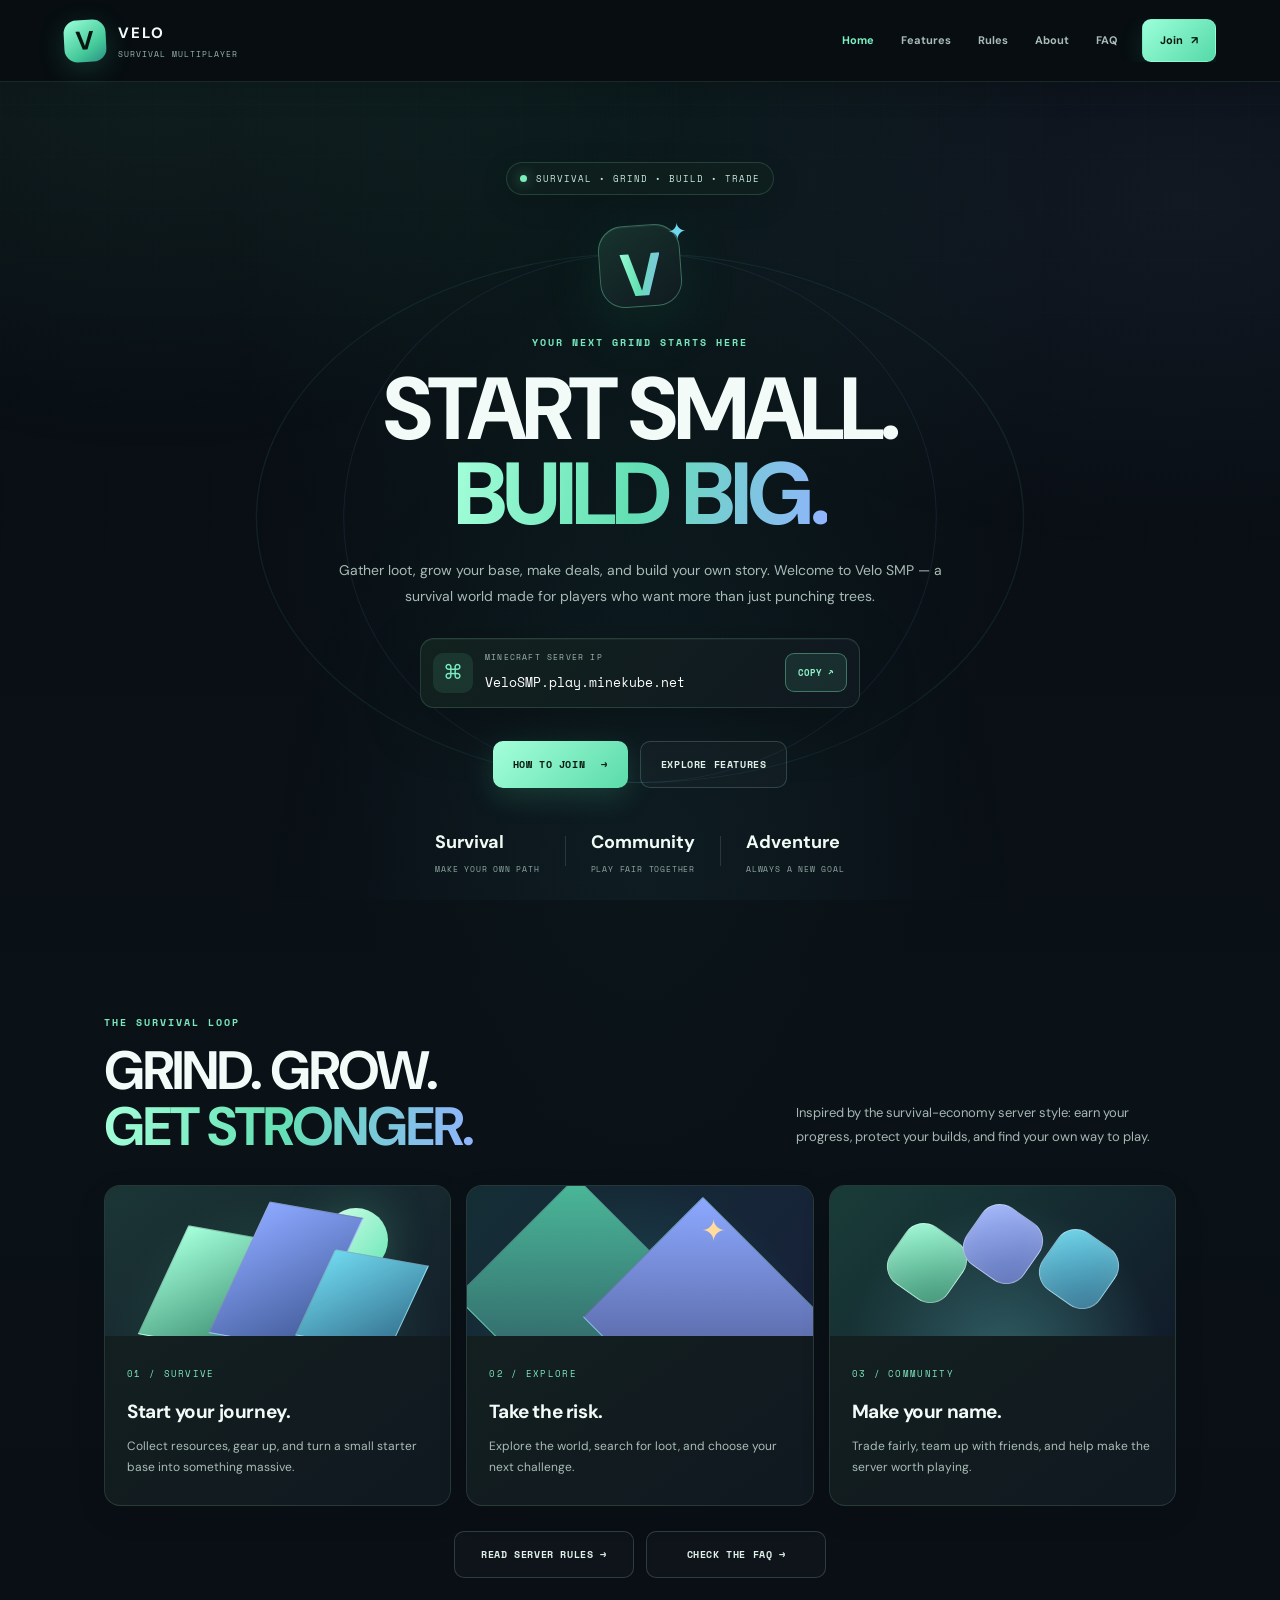
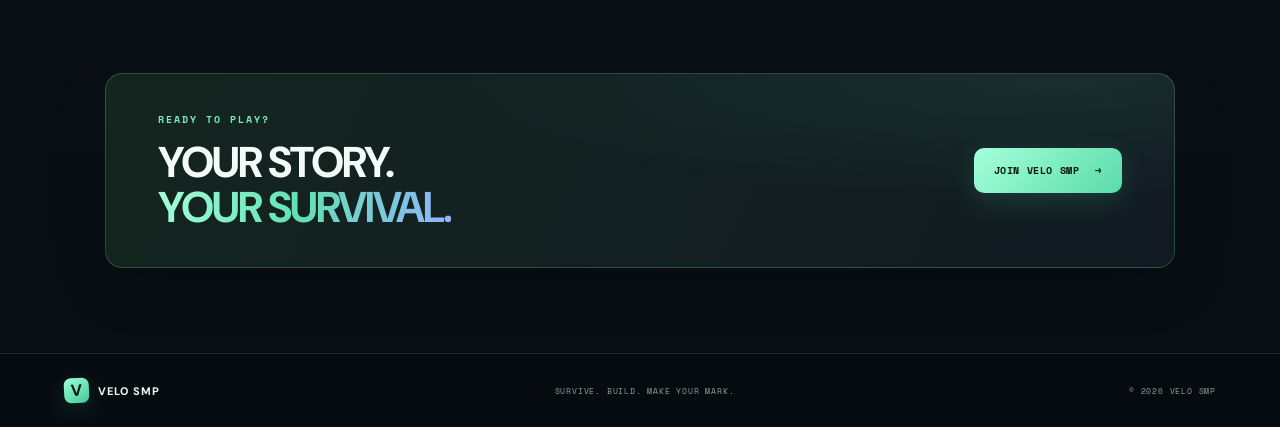
<file: index.html>
<!doctype html><html lang="en"><head><meta charset="UTF-8"><meta name="viewport" content="width=device-width,initial-scale=1"><meta name="theme-color" content="#0b0c12"><meta name="description" content="Explore Velo SMP, a Minecraft survival server inspired by survival economy communities."><title>VELO SMP — Survival Starts Here</title><link rel="icon" type="image/svg+xml" href="/favicon.svg?v=5"><link rel="stylesheet" href="/style.css"></head><body><div class="ambient"></div><div class="grid-overlay"></div><header class="site-header"><a class="brand" href="/" aria-label="Velo SMP home"><span class="brand-mark">V</span><span class="brand-name">VELO<span class="brand-sub">SURVIVAL MULTIPLAYER</span></span></a><nav aria-label="Main navigation"><a class="active" href="/">Home</a><a class="" href="/features">Features</a><a class="" href="/rules">Rules</a><a class="" href="/about">About</a><a class="" href="/faq">FAQ</a><a class="nav-join " href="/join">Join <span>↗</span></a></nav></header><main><section class="hero"><div class="hero-orbit orbit-one"></div><div class="hero-orbit orbit-two"></div><div class="server-pill"><span class="live-dot"></span> SURVIVAL • GRIND • BUILD • TRADE</div><div class="hero-emblem"><span>V</span><i class="emblem-spark">✦</i></div><p class="eyebrow">YOUR NEXT GRIND STARTS HERE</p><h1>START SMALL.<br><span>BUILD BIG.</span></h1><p class="hero-copy">Gather loot, grow your base, make deals, and build your own story. Welcome to Velo SMP — a survival world made for players who want more than just punching trees.</p><div class="server-address"><div class="address-icon">⌘</div><div class="address-text"><small>MINECRAFT SERVER IP</small><strong>VeloSMP.play.minekube.net</strong></div><button id="copy-ip">COPY ↗</button></div><p class="copy-note" id="copy-note" aria-live="polite"></p><div class="hero-actions"><a class="button primary" href="/join">HOW TO JOIN <span>→</span></a><a class="button ghost" href="/features">EXPLORE FEATURES</a></div><div class="hero-stats"><div><strong>Survival</strong><span>MAKE YOUR OWN PATH</span></div><i></i><div><strong>Community</strong><span>PLAY FAIR TOGETHER</span></div><i></i><div><strong>Adventure</strong><span>ALWAYS A NEW GOAL</span></div></div></section><section class="section-wrap"><div class="section-heading"><div><p class="eyebrow">THE SURVIVAL LOOP</p><h2>GRIND. GROW.<br><span>GET STRONGER.</span></h2></div><p>Inspired by the survival-economy server style: earn your progress, protect your builds, and find your own way to play.</p></div><div class="feature-grid"><article class="feature-card"><div class="card-art art-build"><span class="art-moon"></span><span class="block block-a"></span><span class="block block-b"></span><span class="block block-c"></span></div><div class="card-content"><span class="card-number">01 / SURVIVE</span><h3>Start your journey.</h3><p>Collect resources, gear up, and turn a small starter base into something massive.</p></div></article><article class="feature-card"><div class="card-art art-explore"><span class="mountain mountain-a"></span><span class="mountain mountain-b"></span><span class="art-star">✦</span></div><div class="card-content"><span class="card-number">02 / EXPLORE</span><h3>Take the risk.</h3><p>Explore the world, search for loot, and choose your next challenge.</p></div></article><article class="feature-card"><div class="card-art art-crew"><span class="crew-orb orb-a"></span><span class="crew-orb orb-b"></span><span class="crew-orb orb-c"></span></div><div class="card-content"><span class="card-number">03 / COMMUNITY</span><h3>Make your name.</h3><p>Trade fairly, team up with friends, and help make the server worth playing.</p></div></article></div><div class="page-links"><a class="button ghost" href="/rules">READ SERVER RULES →</a><a class="button ghost" href="/faq">CHECK THE FAQ →</a></div></section><section class="cta-band"><div><p class="eyebrow">READY TO PLAY?</p><h2>YOUR STORY.<br><span>YOUR SURVIVAL.</span></h2></div><a class="button primary" href="/join">JOIN VELO SMP <span>→</span></a></section></main><footer><a class="footer-brand" href="/"><span class="brand-mark mini">V</span> VELO SMP</a><span>SURVIVE. BUILD. MAKE YOUR MARK.</span><span>© 2026 VELO SMP</span></footer><script src="/script.js"></script></body></html>
</file>
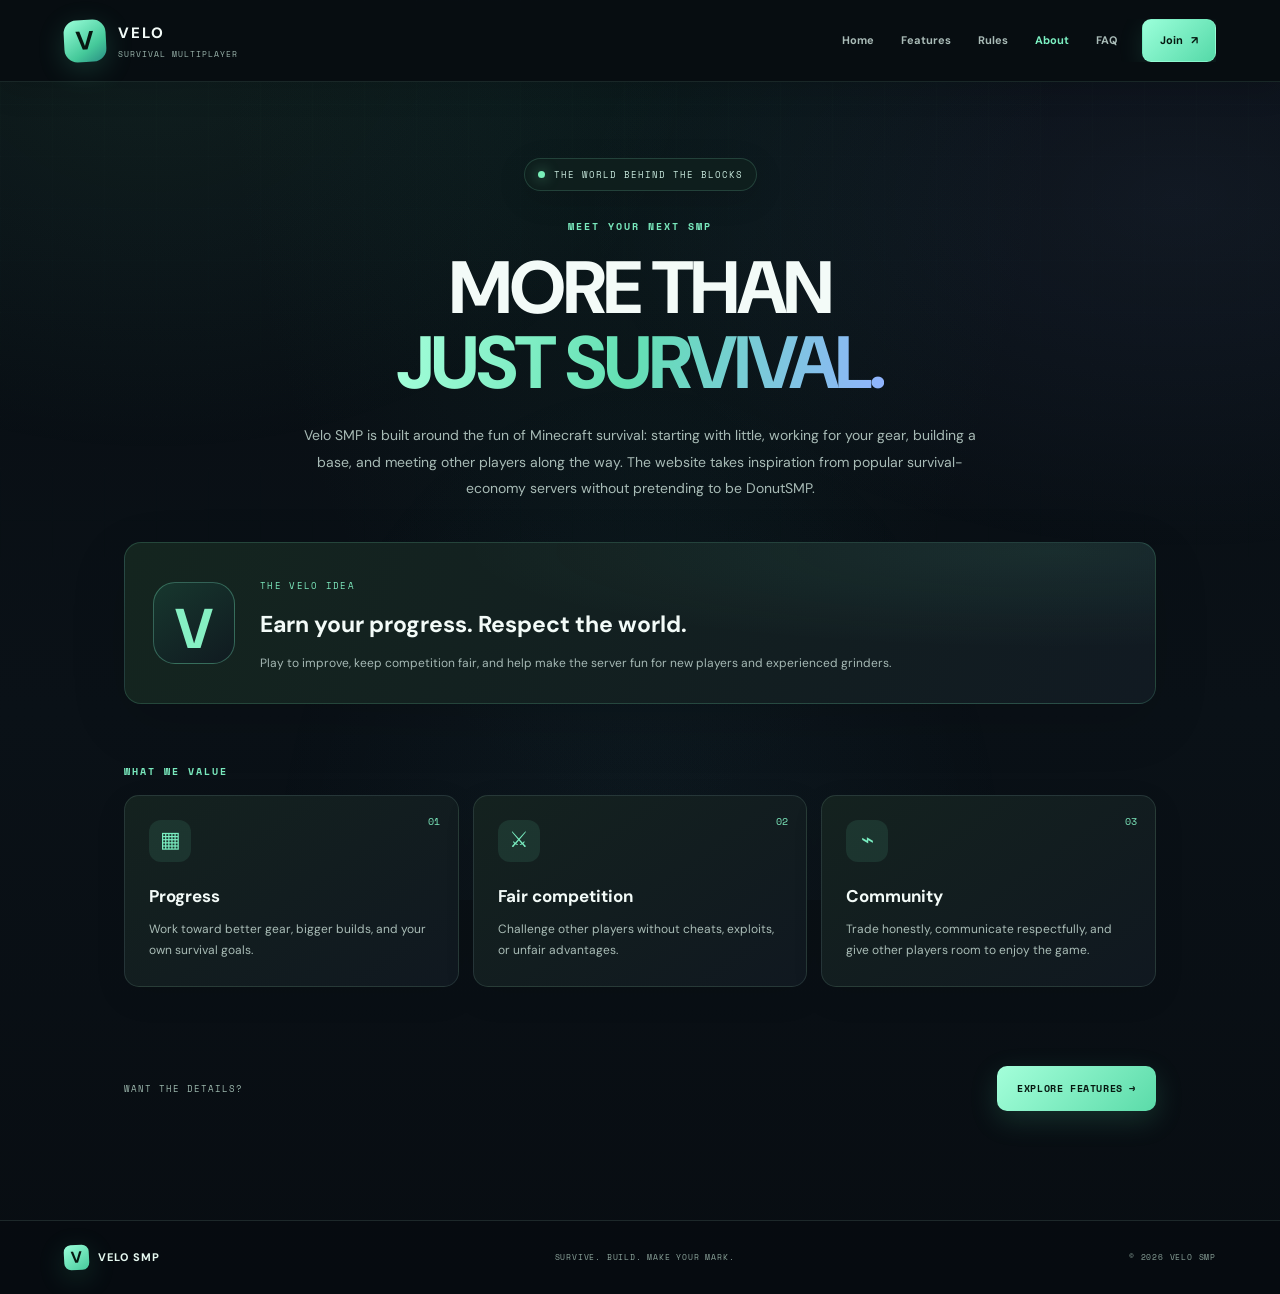
<file: about/index.html>
<!doctype html><html lang="en"><head><meta charset="UTF-8"><meta name="viewport" content="width=device-width,initial-scale=1"><meta name="theme-color" content="#0b0c12"><meta name="description" content="Learn what Velo SMP is all about."><title>About Velo SMP</title><link rel="icon" type="image/svg+xml" href="/favicon.svg?v=5"><link rel="stylesheet" href="/style.css"></head><body><div class="ambient"></div><div class="grid-overlay"></div><header class="site-header"><a class="brand" href="/" aria-label="Velo SMP home"><span class="brand-mark">V</span><span class="brand-name">VELO<span class="brand-sub">SURVIVAL MULTIPLAYER</span></span></a><nav aria-label="Main navigation"><a class="" href="/">Home</a><a class="" href="/features">Features</a><a class="" href="/rules">Rules</a><a class="active" href="/about">About</a><a class="" href="/faq">FAQ</a><a class="nav-join " href="/join">Join <span>↗</span></a></nav></header><main class="subpage"><div class="page-kicker"><span class="live-dot"></span> THE WORLD BEHIND THE BLOCKS</div><p class="eyebrow">MEET YOUR NEXT SMP</p><h1>MORE THAN<br><span>JUST SURVIVAL.</span></h1><p class="subpage-copy">Velo SMP is built around the fun of Minecraft survival: starting with little, working for your gear, building a base, and meeting other players along the way. The website takes inspiration from popular survival-economy servers without pretending to be DonutSMP.</p><div class="about-banner"><div class="banner-symbol">V</div><div><span class="card-number">THE VELO IDEA</span><h2>Earn your progress. Respect the world.</h2><p>Play to improve, keep competition fair, and help make the server fun for new players and experienced grinders.</p></div></div><p class="eyebrow left-eye">WHAT WE VALUE</p><div class="about-grid"><article class="info-card"><span class="info-num">01</span><div class="info-icon">▦</div><h2>Progress</h2><p>Work toward better gear, bigger builds, and your own survival goals.</p></article><article class="info-card"><span class="info-num">02</span><div class="info-icon">⚔</div><h2>Fair competition</h2><p>Challenge other players without cheats, exploits, or unfair advantages.</p></article><article class="info-card"><span class="info-num">03</span><div class="info-icon">⌁</div><h2>Community</h2><p>Trade honestly, communicate respectfully, and give other players room to enjoy the game.</p></article></div><div class="bottom-cta"><p>WANT THE DETAILS?</p><a class="button primary" href="/features">EXPLORE FEATURES →</a></div></main><footer><a class="footer-brand" href="/"><span class="brand-mark mini">V</span> VELO SMP</a><span>SURVIVE. BUILD. MAKE YOUR MARK.</span><span>© 2026 VELO SMP</span></footer><script src="/script.js"></script></body></html>
</file>
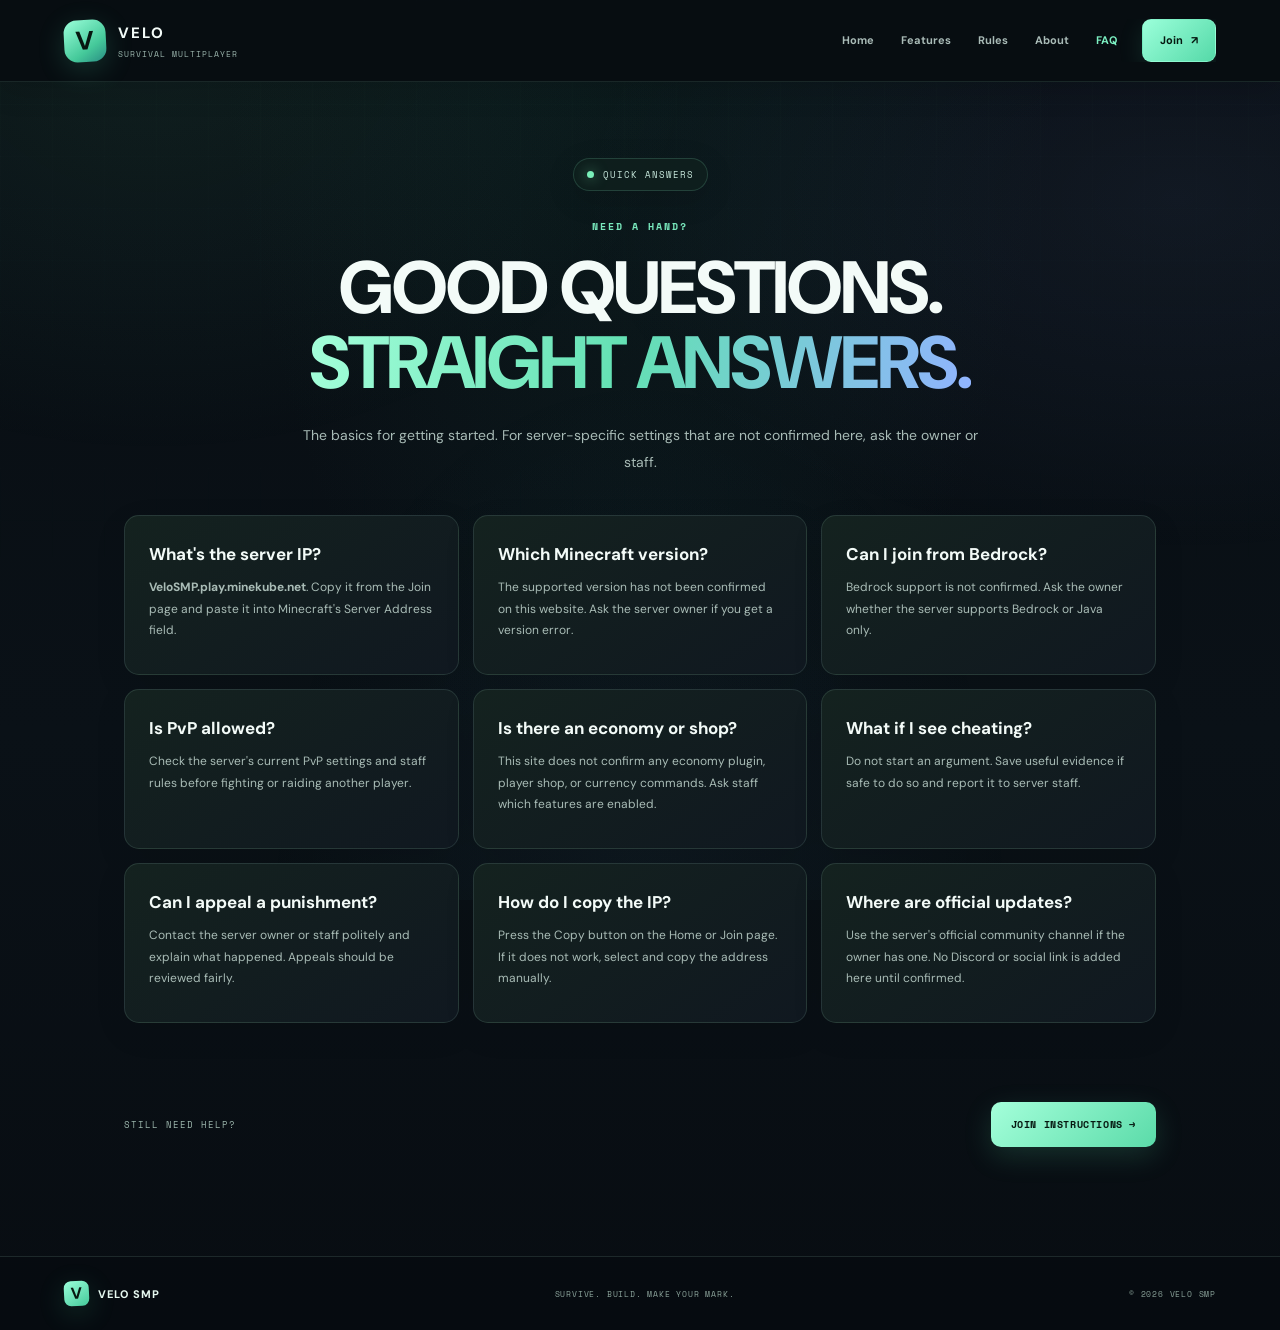
<file: faq/index.html>
<!doctype html><html lang="en"><head><meta charset="UTF-8"><meta name="viewport" content="width=device-width,initial-scale=1"><meta name="theme-color" content="#0b0c12"><meta name="description" content="Frequently asked questions about Velo SMP."><title>Velo SMP FAQ — Help</title><link rel="icon" type="image/svg+xml" href="/favicon.svg?v=5"><link rel="stylesheet" href="/style.css"></head><body><div class="ambient"></div><div class="grid-overlay"></div><header class="site-header"><a class="brand" href="/" aria-label="Velo SMP home"><span class="brand-mark">V</span><span class="brand-name">VELO<span class="brand-sub">SURVIVAL MULTIPLAYER</span></span></a><nav aria-label="Main navigation"><a class="" href="/">Home</a><a class="" href="/features">Features</a><a class="" href="/rules">Rules</a><a class="" href="/about">About</a><a class="active" href="/faq">FAQ</a><a class="nav-join " href="/join">Join <span>↗</span></a></nav></header><main class="subpage"><div class="page-kicker"><span class="live-dot"></span> QUICK ANSWERS</div><p class="eyebrow">NEED A HAND?</p><h1>GOOD QUESTIONS.<br><span>STRAIGHT ANSWERS.</span></h1><p class="subpage-copy">The basics for getting started. For server-specific settings that are not confirmed here, ask the owner or staff.</p><div class="faq-grid"><article class="faq-card"><h2>What's the server IP?</h2><p><b>VeloSMP.play.minekube.net</b>. Copy it from the Join page and paste it into Minecraft's Server Address field.</p></article><article class="faq-card"><h2>Which Minecraft version?</h2><p>The supported version has not been confirmed on this website. Ask the server owner if you get a version error.</p></article><article class="faq-card"><h2>Can I join from Bedrock?</h2><p>Bedrock support is not confirmed. Ask the owner whether the server supports Bedrock or Java only.</p></article><article class="faq-card"><h2>Is PvP allowed?</h2><p>Check the server's current PvP settings and staff rules before fighting or raiding another player.</p></article><article class="faq-card"><h2>Is there an economy or shop?</h2><p>This site does not confirm any economy plugin, player shop, or currency commands. Ask staff which features are enabled.</p></article><article class="faq-card"><h2>What if I see cheating?</h2><p>Do not start an argument. Save useful evidence if safe to do so and report it to server staff.</p></article><article class="faq-card"><h2>Can I appeal a punishment?</h2><p>Contact the server owner or staff politely and explain what happened. Appeals should be reviewed fairly.</p></article><article class="faq-card"><h2>How do I copy the IP?</h2><p>Press the Copy button on the Home or Join page. If it does not work, select and copy the address manually.</p></article><article class="faq-card"><h2>Where are official updates?</h2><p>Use the server's official community channel if the owner has one. No Discord or social link is added here until confirmed.</p></article></div><div class="bottom-cta"><p>STILL NEED HELP?</p><a class="button primary" href="/join">JOIN INSTRUCTIONS →</a></div></main><footer><a class="footer-brand" href="/"><span class="brand-mark mini">V</span> VELO SMP</a><span>SURVIVE. BUILD. MAKE YOUR MARK.</span><span>© 2026 VELO SMP</span></footer><script src="/script.js"></script></body></html>
</file>
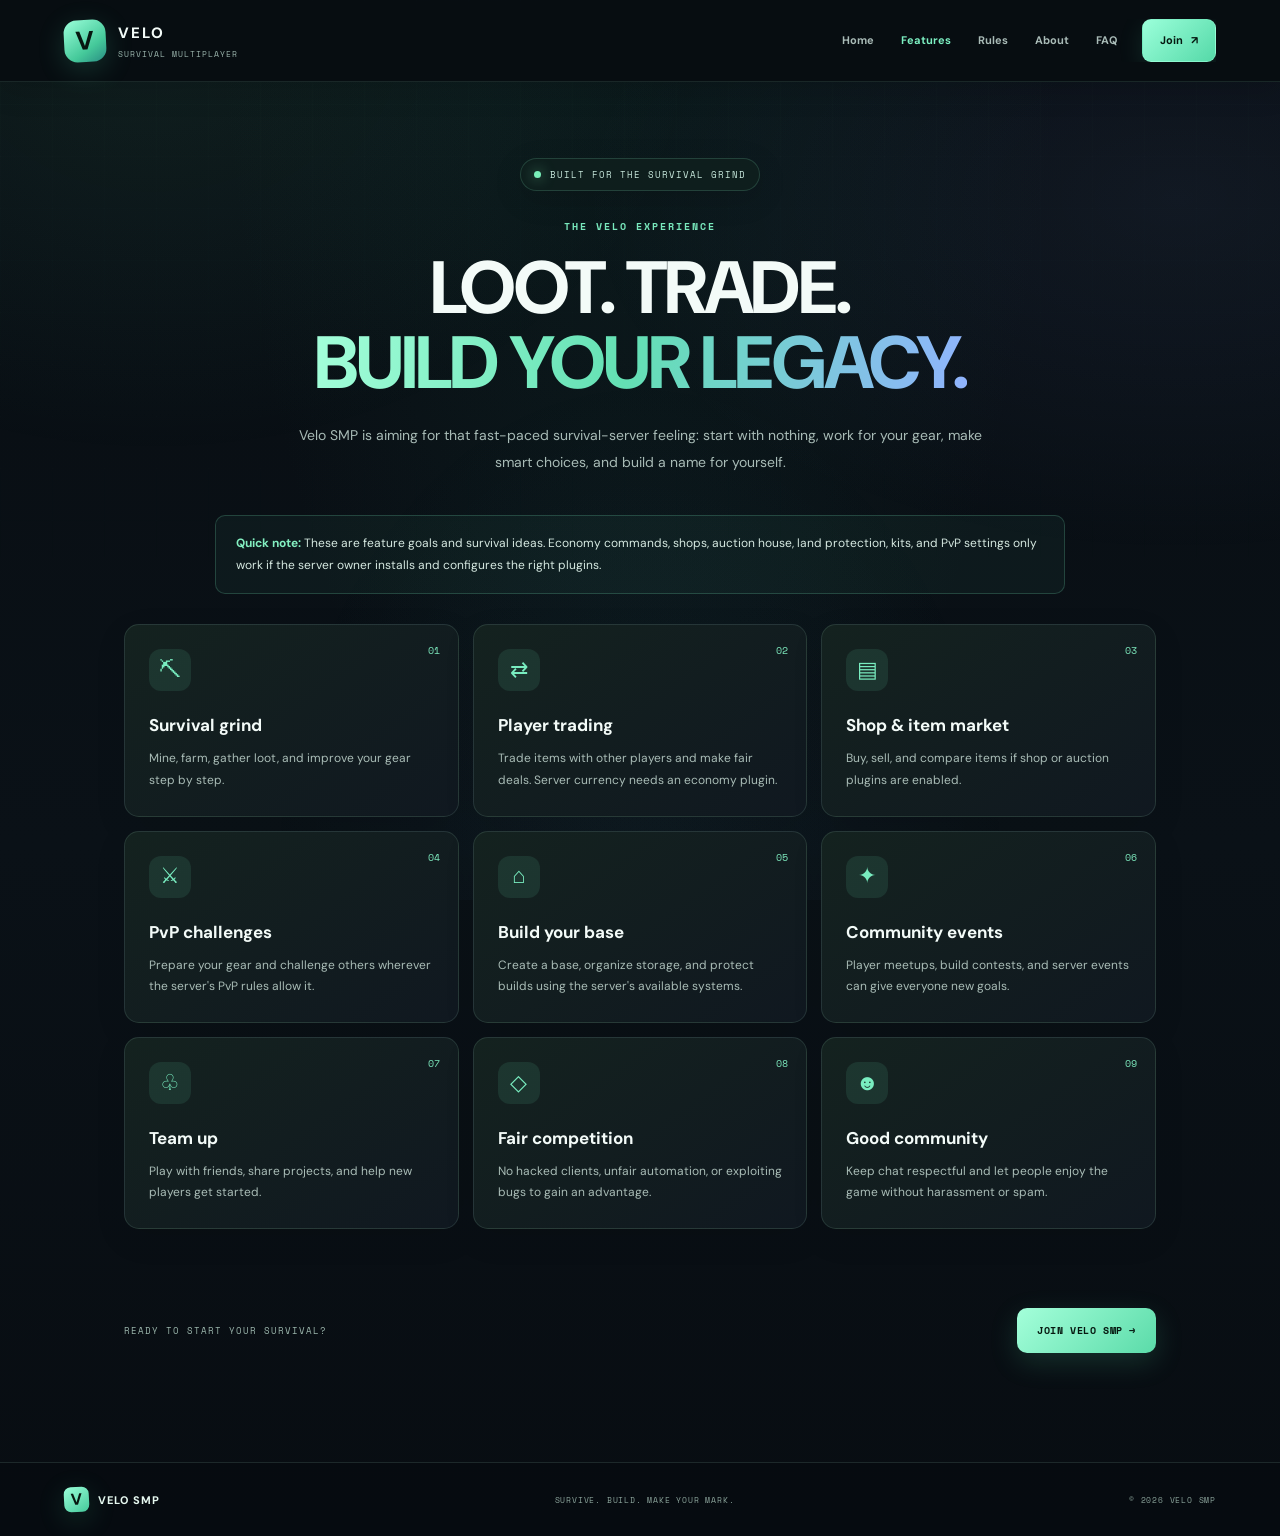
<file: features/index.html>
<!doctype html><html lang="en"><head><meta charset="UTF-8"><meta name="viewport" content="width=device-width,initial-scale=1"><meta name="theme-color" content="#0b0c12"><meta name="description" content="Velo SMP survival gameplay, trading, PvP and community features."><title>Velo SMP Features</title><link rel="icon" type="image/svg+xml" href="/favicon.svg?v=5"><link rel="stylesheet" href="/style.css"></head><body><div class="ambient"></div><div class="grid-overlay"></div><header class="site-header"><a class="brand" href="/" aria-label="Velo SMP home"><span class="brand-mark">V</span><span class="brand-name">VELO<span class="brand-sub">SURVIVAL MULTIPLAYER</span></span></a><nav aria-label="Main navigation"><a class="" href="/">Home</a><a class="active" href="/features">Features</a><a class="" href="/rules">Rules</a><a class="" href="/about">About</a><a class="" href="/faq">FAQ</a><a class="nav-join " href="/join">Join <span>↗</span></a></nav></header><main class="subpage"><div class="page-kicker"><span class="live-dot"></span> BUILT FOR THE SURVIVAL GRIND</div><p class="eyebrow">THE VELO EXPERIENCE</p><h1>LOOT. TRADE.<br><span>BUILD YOUR LEGACY.</span></h1><p class="subpage-copy">Velo SMP is aiming for that fast-paced survival-server feeling: start with nothing, work for your gear, make smart choices, and build a name for yourself.</p><div class="notice"><b>Quick note:</b> These are feature goals and survival ideas. Economy commands, shops, auction house, land protection, kits, and PvP settings only work if the server owner installs and configures the right plugins.</div><div class="about-grid"><article class="info-card"><span class="info-num">01</span><div class="info-icon">⛏</div><h2>Survival grind</h2><p>Mine, farm, gather loot, and improve your gear step by step.</p></article><article class="info-card"><span class="info-num">02</span><div class="info-icon">⇄</div><h2>Player trading</h2><p>Trade items with other players and make fair deals. Server currency needs an economy plugin.</p></article><article class="info-card"><span class="info-num">03</span><div class="info-icon">▤</div><h2>Shop & item market</h2><p>Buy, sell, and compare items if shop or auction plugins are enabled.</p></article><article class="info-card"><span class="info-num">04</span><div class="info-icon">⚔</div><h2>PvP challenges</h2><p>Prepare your gear and challenge others wherever the server's PvP rules allow it.</p></article><article class="info-card"><span class="info-num">05</span><div class="info-icon">⌂</div><h2>Build your base</h2><p>Create a base, organize storage, and protect builds using the server's available systems.</p></article><article class="info-card"><span class="info-num">06</span><div class="info-icon">✦</div><h2>Community events</h2><p>Player meetups, build contests, and server events can give everyone new goals.</p></article><article class="info-card"><span class="info-num">07</span><div class="info-icon">♧</div><h2>Team up</h2><p>Play with friends, share projects, and help new players get started.</p></article><article class="info-card"><span class="info-num">08</span><div class="info-icon">◇</div><h2>Fair competition</h2><p>No hacked clients, unfair automation, or exploiting bugs to gain an advantage.</p></article><article class="info-card"><span class="info-num">09</span><div class="info-icon">☻</div><h2>Good community</h2><p>Keep chat respectful and let people enjoy the game without harassment or spam.</p></article></div><div class="bottom-cta"><p>READY TO START YOUR SURVIVAL?</p><a class="button primary" href="/join">JOIN VELO SMP →</a></div></main><footer><a class="footer-brand" href="/"><span class="brand-mark mini">V</span> VELO SMP</a><span>SURVIVE. BUILD. MAKE YOUR MARK.</span><span>© 2026 VELO SMP</span></footer><script src="/script.js"></script></body></html>
</file>
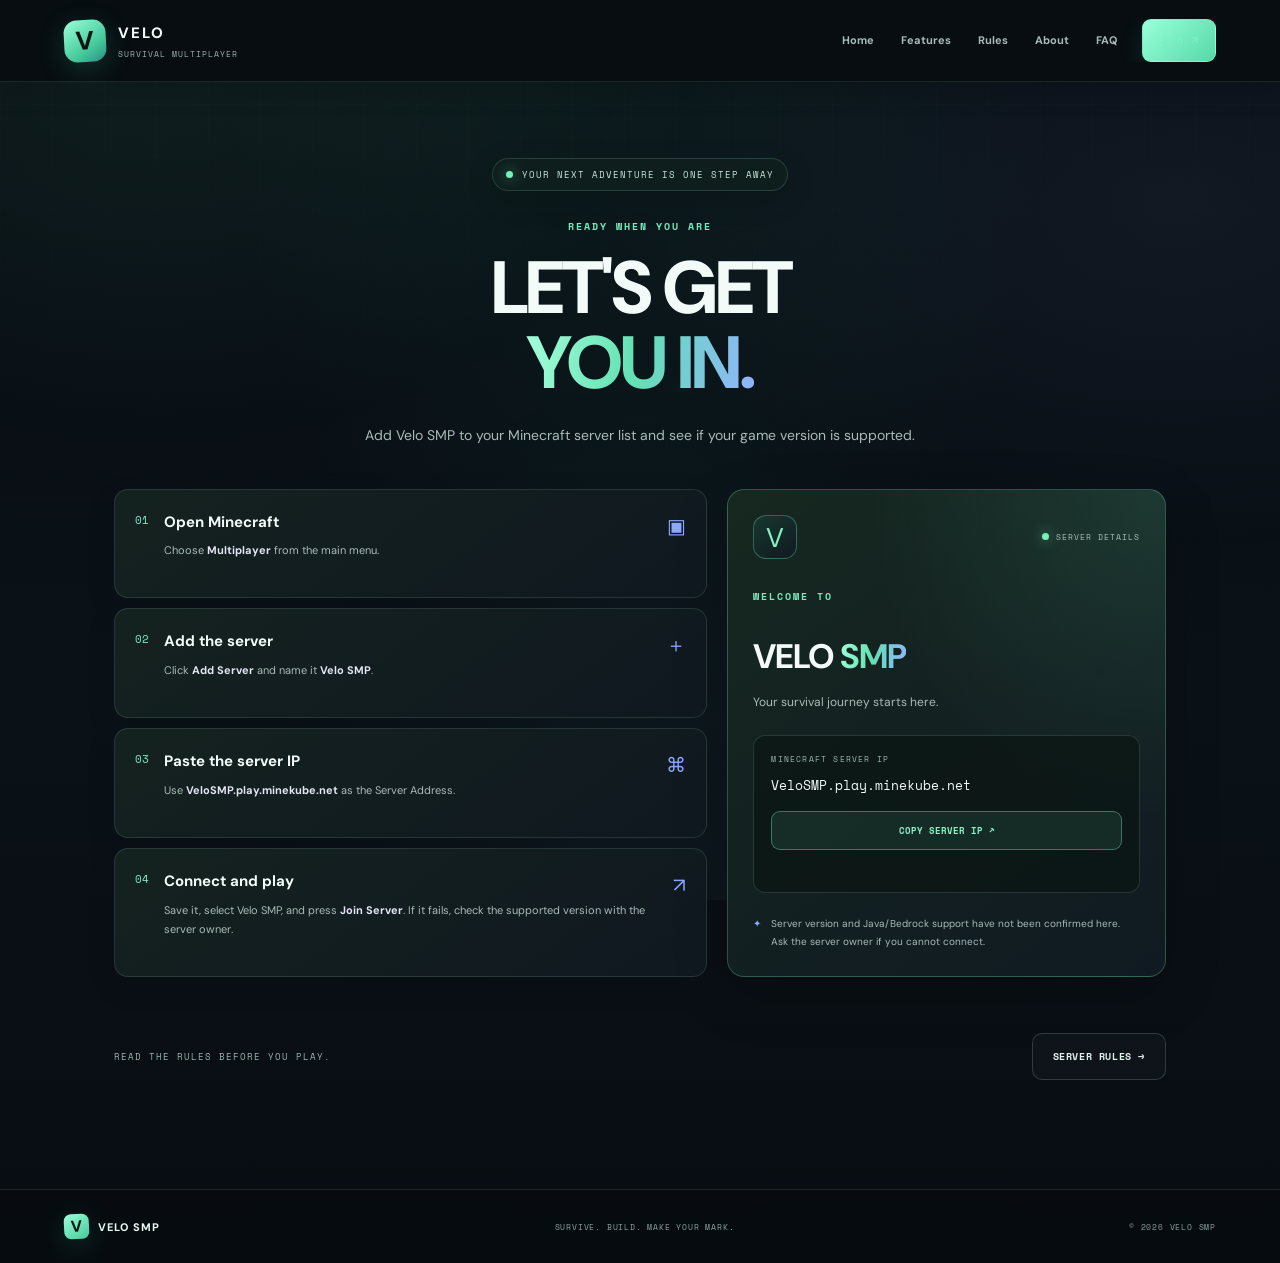
<file: join/index.html>
<!doctype html><html lang="en"><head><meta charset="UTF-8"><meta name="viewport" content="width=device-width,initial-scale=1"><meta name="theme-color" content="#0b0c12"><meta name="description" content="How to join Velo SMP in Minecraft."><title>Join Velo SMP — Start Playing</title><link rel="icon" type="image/svg+xml" href="/favicon.svg?v=5"><link rel="stylesheet" href="/style.css"></head><body><div class="ambient"></div><div class="grid-overlay"></div><header class="site-header"><a class="brand" href="/" aria-label="Velo SMP home"><span class="brand-mark">V</span><span class="brand-name">VELO<span class="brand-sub">SURVIVAL MULTIPLAYER</span></span></a><nav aria-label="Main navigation"><a class="" href="/">Home</a><a class="" href="/features">Features</a><a class="" href="/rules">Rules</a><a class="" href="/about">About</a><a class="" href="/faq">FAQ</a><a class="nav-join active" href="/join">Join <span>↗</span></a></nav></header><main class="subpage join-page"><div class="page-kicker"><span class="live-dot"></span> YOUR NEXT ADVENTURE IS ONE STEP AWAY</div><p class="eyebrow">READY WHEN YOU ARE</p><h1>LET'S GET<br><span>YOU IN.</span></h1><p class="subpage-copy">Add Velo SMP to your Minecraft server list and see if your game version is supported.</p><section class="join-layout"><div class="join-steps"><article class="join-step"><span class="step-no">01</span><div><h2>Open Minecraft</h2><p>Choose <b>Multiplayer</b> from the main menu.</p></div><span class="step-symbol">▣</span></article><article class="join-step"><span class="step-no">02</span><div><h2>Add the server</h2><p>Click <b>Add Server</b> and name it <b>Velo SMP</b>.</p></div><span class="step-symbol">＋</span></article><article class="join-step"><span class="step-no">03</span><div><h2>Paste the server IP</h2><p>Use <b>VeloSMP.play.minekube.net</b> as the Server Address.</p></div><span class="step-symbol">⌘</span></article><article class="join-step"><span class="step-no">04</span><div><h2>Connect and play</h2><p>Save it, select Velo SMP, and press <b>Join Server</b>. If it fails, check the supported version with the server owner.</p></div><span class="step-symbol">↗</span></article></div><aside class="connect-card"><div class="connect-top"><span class="connect-icon">V</span><span class="connect-label"><i class="live-dot"></i> SERVER DETAILS</span></div><p class="eyebrow left-eye">WELCOME TO</p><h2>VELO <span>SMP</span></h2><p class="connect-desc">Your survival journey starts here.</p><div class="ip-box"><small>MINECRAFT SERVER IP</small><strong>VeloSMP.play.minekube.net</strong><button id="copy-ip">COPY SERVER IP ↗</button><p id="copy-note" class="copy-note" aria-live="polite"></p></div><div class="connect-note"><span>✦</span><p>Server version and Java/Bedrock support have not been confirmed here. Ask the server owner if you cannot connect.</p></div></aside></section><div class="bottom-cta"><p>READ THE RULES BEFORE YOU PLAY.</p><a class="button ghost" href="/rules">SERVER RULES →</a></div></main><footer><a class="footer-brand" href="/"><span class="brand-mark mini">V</span> VELO SMP</a><span>SURVIVE. BUILD. MAKE YOUR MARK.</span><span>© 2026 VELO SMP</span></footer><script src="/script.js"></script></body></html>
</file>
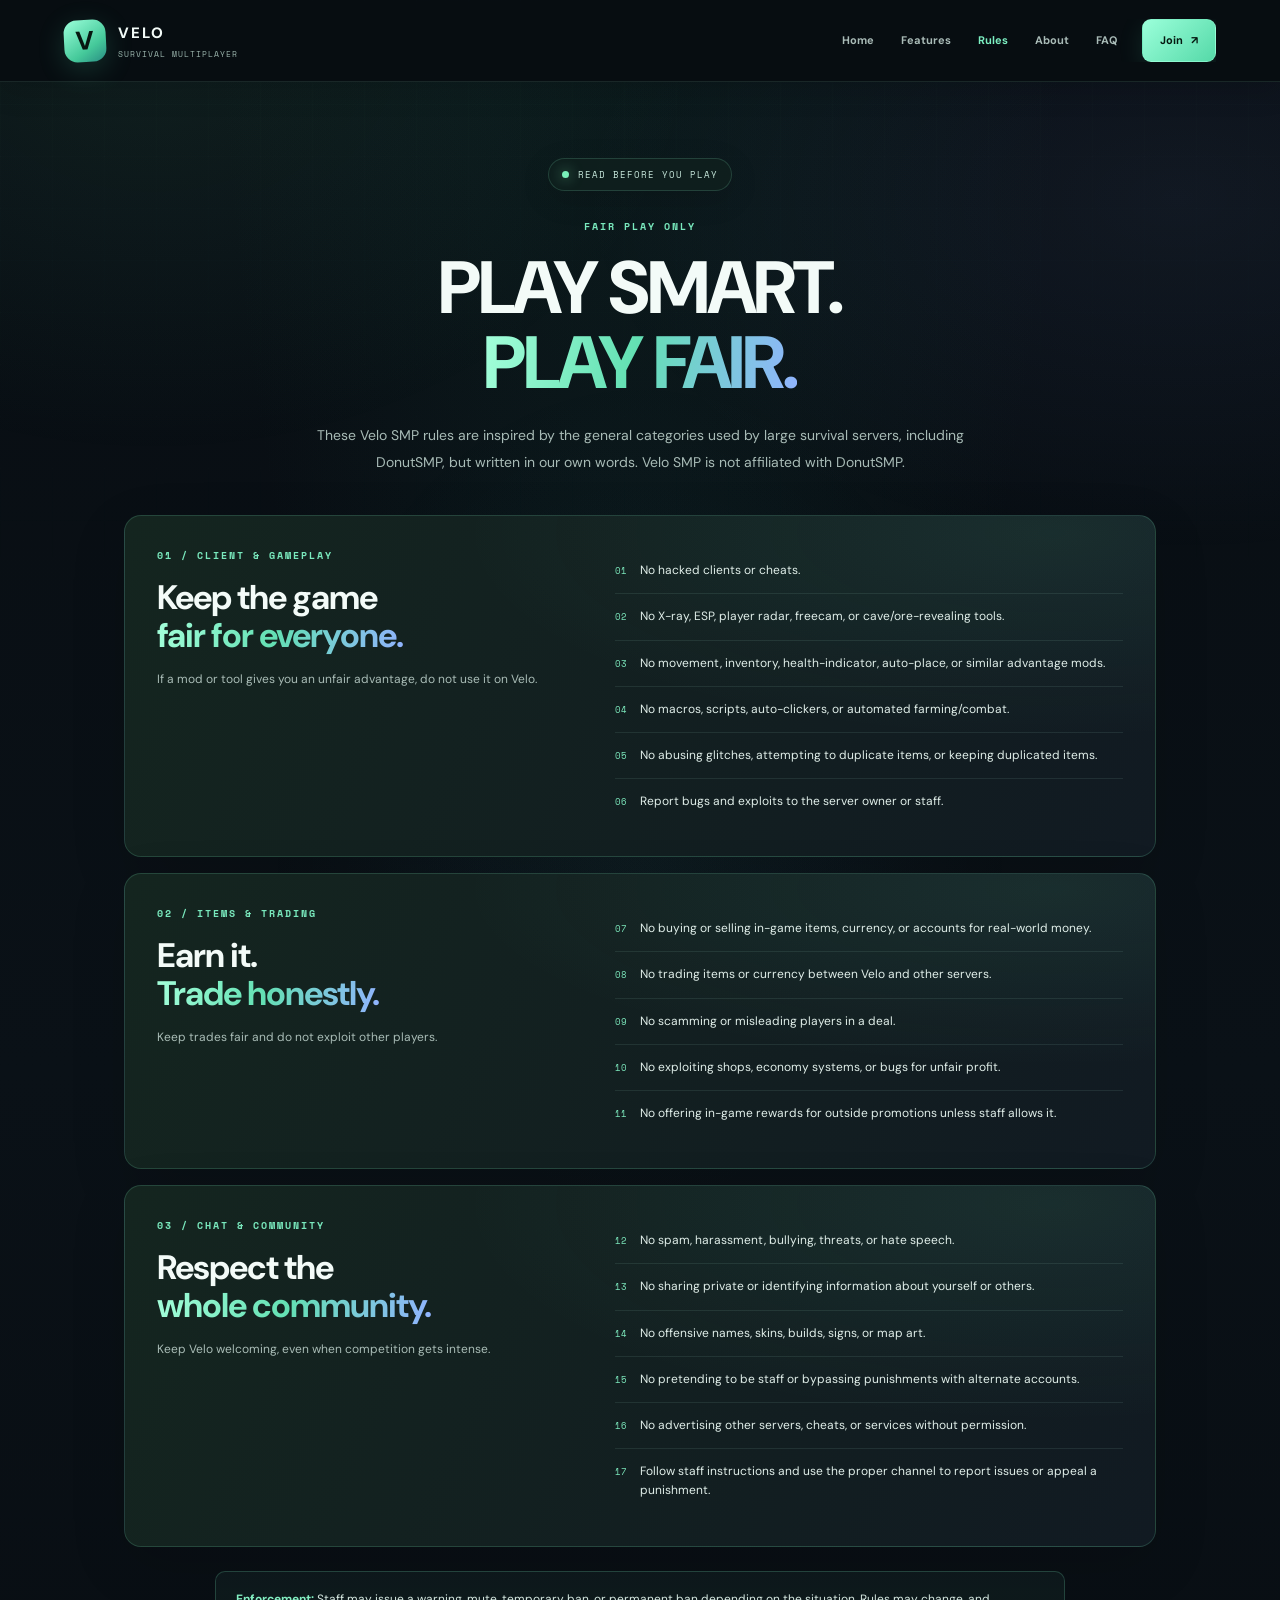
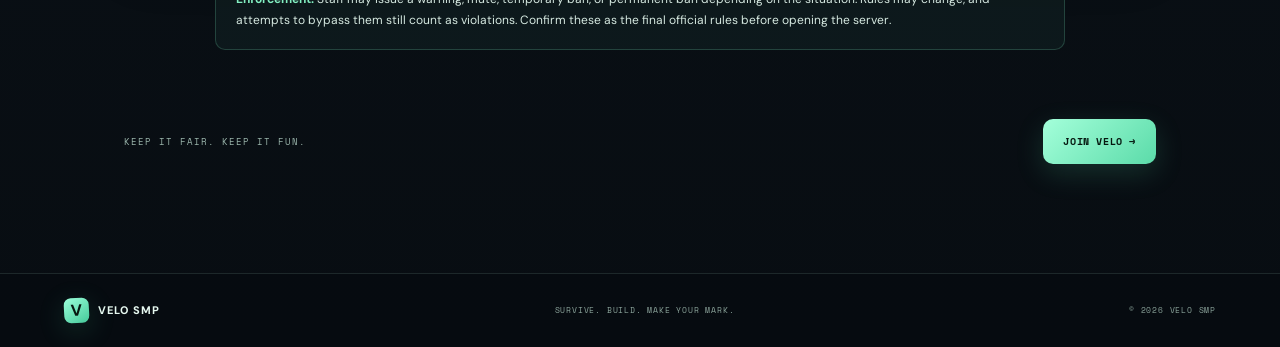
<file: rules/index.html>
<!doctype html><html lang="en"><head><meta charset="UTF-8"><meta name="viewport" content="width=device-width,initial-scale=1"><meta name="theme-color" content="#0b0c12"><meta name="description" content="Read the Velo SMP gameplay and community rules."><title>Velo SMP Rules</title><link rel="icon" type="image/svg+xml" href="/favicon.svg?v=5"><link rel="stylesheet" href="/style.css"></head><body><div class="ambient"></div><div class="grid-overlay"></div><header class="site-header"><a class="brand" href="/" aria-label="Velo SMP home"><span class="brand-mark">V</span><span class="brand-name">VELO<span class="brand-sub">SURVIVAL MULTIPLAYER</span></span></a><nav aria-label="Main navigation"><a class="" href="/">Home</a><a class="" href="/features">Features</a><a class="active" href="/rules">Rules</a><a class="" href="/about">About</a><a class="" href="/faq">FAQ</a><a class="nav-join " href="/join">Join <span>↗</span></a></nav></header><main class="subpage"><div class="page-kicker"><span class="live-dot"></span> READ BEFORE YOU PLAY</div><p class="eyebrow">FAIR PLAY ONLY</p><h1>PLAY SMART.<br><span>PLAY FAIR.</span></h1><p class="subpage-copy">These Velo SMP rules are inspired by the general categories used by large survival servers, including DonutSMP, but written in our own words. Velo SMP is not affiliated with DonutSMP.</p><div class="rules-panel"><div><p class="eyebrow left-eye">01 / CLIENT & GAMEPLAY</p><h2>Keep the game<br><span>fair for everyone.</span></h2><p class="rules-intro">If a mod or tool gives you an unfair advantage, do not use it on Velo.</p></div><ul><li><span>01</span>No hacked clients or cheats.</li><li><span>02</span>No X-ray, ESP, player radar, freecam, or cave/ore-revealing tools.</li><li><span>03</span>No movement, inventory, health-indicator, auto-place, or similar advantage mods.</li><li><span>04</span>No macros, scripts, auto-clickers, or automated farming/combat.</li><li><span>05</span>No abusing glitches, attempting to duplicate items, or keeping duplicated items.</li><li><span>06</span>Report bugs and exploits to the server owner or staff.</li></ul></div><div class="rules-panel" style="margin-top:16px"><div><p class="eyebrow left-eye">02 / ITEMS & TRADING</p><h2>Earn it.<br><span>Trade honestly.</span></h2><p class="rules-intro">Keep trades fair and do not exploit other players.</p></div><ul><li><span>07</span>No buying or selling in-game items, currency, or accounts for real-world money.</li><li><span>08</span>No trading items or currency between Velo and other servers.</li><li><span>09</span>No scamming or misleading players in a deal.</li><li><span>10</span>No exploiting shops, economy systems, or bugs for unfair profit.</li><li><span>11</span>No offering in-game rewards for outside promotions unless staff allows it.</li></ul></div><div class="rules-panel" style="margin-top:16px"><div><p class="eyebrow left-eye">03 / CHAT & COMMUNITY</p><h2>Respect the<br><span>whole community.</span></h2><p class="rules-intro">Keep Velo welcoming, even when competition gets intense.</p></div><ul><li><span>12</span>No spam, harassment, bullying, threats, or hate speech.</li><li><span>13</span>No sharing private or identifying information about yourself or others.</li><li><span>14</span>No offensive names, skins, builds, signs, or map art.</li><li><span>15</span>No pretending to be staff or bypassing punishments with alternate accounts.</li><li><span>16</span>No advertising other servers, cheats, or services without permission.</li><li><span>17</span>Follow staff instructions and use the proper channel to report issues or appeal a punishment.</li></ul></div><div class="notice" style="margin-top:24px"><b>Enforcement:</b> Staff may issue a warning, mute, temporary ban, or permanent ban depending on the situation. Rules may change, and attempts to bypass them still count as violations. Confirm these as the final official rules before opening the server.</div><div class="bottom-cta"><p>KEEP IT FAIR. KEEP IT FUN.</p><a class="button primary" href="/join">JOIN VELO →</a></div></main><footer><a class="footer-brand" href="/"><span class="brand-mark mini">V</span> VELO SMP</a><span>SURVIVE. BUILD. MAKE YOUR MARK.</span><span>© 2026 VELO SMP</span></footer><script src="/script.js"></script></body></html>
</file>
<file: style.css>
@import url('https://fonts.googleapis.com/css2?family=DM+Sans:wght@400;500;600;700;800&family=Space+Mono:wght@400;700&display=swap');
:root{--bg:#0b0c12;--panel:#13151f;--panel2:#191c28;--ink:#f5f5f7;--muted:#a4a7b5;--line:#ffffff17;--orange:#ff9c45;--purple:#a78bfa;--blue:#71c8ff;--green:#8fe3b0}*{box-sizing:border-box;margin:0;padding:0}html{scroll-behavior:smooth}body{min-height:100vh;background:var(--bg);color:var(--ink);font-family:'DM Sans',Arial,sans-serif;overflow-x:hidden}a{color:inherit;text-decoration:none}.ambient{position:fixed;inset:0;z-index:-2;pointer-events:none;background:radial-gradient(ellipse at 15% 0%,#ff9c4513,transparent 35%),radial-gradient(ellipse at 90% 25%,#a78bfa17,transparent 36%),radial-gradient(ellipse at 50% 100%,#71c8ff0b,transparent 40%)}.grid-overlay{position:fixed;inset:0;z-index:-1;pointer-events:none;background-image:linear-gradient(#ffffff08 1px,transparent 1px),linear-gradient(90deg,#ffffff08 1px,transparent 1px);background-size:44px 44px;mask-image:linear-gradient(to bottom,#000,transparent 90%)}.site-header{position:sticky;top:0;z-index:10;min-height:76px;padding:13px clamp(16px,5vw,70px);display:flex;align-items:center;justify-content:space-between;gap:22px;border-bottom:1px solid var(--line);background:#0b0c12eF;backdrop-filter:blur(18px)}.brand{display:flex;align-items:center;gap:10px;flex-shrink:0}.brand-mark{width:42px;height:42px;display:grid;place-items:center;border-radius:12px;background:linear-gradient(140deg,var(--orange),#e66e39 55%,var(--purple));color:#171018;font-size:26px;font-weight:800;box-shadow:0 5px 25px #ff9c4526;transform:rotate(-3deg)}.brand-name{font-size:15px;font-weight:800;letter-spacing:1.8px}.brand-sub{display:block;margin-top:3px;font:8px 'Space Mono',monospace;letter-spacing:1px;color:var(--muted)}.site-header nav{display:flex;align-items:center;gap:clamp(10px,1.8vw,24px);overflow-x:auto;scrollbar-width:none}.site-header nav a{white-space:nowrap;font-size:11px;font-weight:700;color:#b8bac7;transition:color .2s}.site-header nav a:hover,.site-header nav a.active{color:var(--orange)}.site-header nav .nav-join{padding:11px 14px;border-radius:8px;background:var(--orange);color:#211309}.nav-join span{margin-left:5px}.hero{min-height:calc(100svh - 76px);padding:80px 20px 55px;position:relative;display:flex;flex-direction:column;align-items:center;text-align:center;justify-content:center;overflow:hidden}.hero-orbit{position:absolute;width:530px;height:530px;border:1px solid #a78bfa18;border-radius:50%;pointer-events:none}.orbit-one{transform:scaleX(1.45) rotate(-25deg)}.orbit-two{transform:scaleX(1.12) rotate(30deg);border-color:#ff9c4519}.server-pill,.page-kicker{display:inline-flex;align-items:center;gap:9px;padding:9px 13px;border:1px solid var(--line);border-radius:99px;color:#d1d2db;background:#151721d9;font:9px 'Space Mono',monospace;letter-spacing:1px;position:relative}.live-dot{width:7px;height:7px;border-radius:50%;background:var(--green);box-shadow:0 0 12px #8fe3b0;display:inline-block}.hero-emblem{position:relative;width:82px;height:82px;margin-top:30px;display:grid;place-items:center;border:1px solid #ff9c4566;border-radius:24px;background:linear-gradient(145deg,#29202a,#15151f);box-shadow:0 15px 65px #ff9c4518;transform:rotate(-4deg)}.hero-emblem>span{font-size:60px;font-weight:800;letter-spacing:-7px;padding-right:6px;background:linear-gradient(140deg,var(--orange),#ffd38c 48%,var(--purple));color:transparent;background-clip:text}.emblem-spark{position:absolute;right:-9px;top:-10px;font-style:normal;color:var(--blue);font-size:23px}.eyebrow{margin-top:28px;color:var(--orange);font:10px 'Space Mono',monospace;font-weight:700;letter-spacing:2px;position:relative}.hero h1,.subpage h1{margin-top:17px;font-size:clamp(46px,8vw,88px);line-height:.97;font-weight:800;letter-spacing:-4px;position:relative}.hero h1 span,.subpage h1 span,.section-heading h2 span,.cta-band h2 span,.rules-panel h2 span,.connect-card h2 span{background:linear-gradient(90deg,var(--orange),#ffcf91 48%,var(--purple));color:transparent;background-clip:text}.hero-copy{margin-top:20px;color:var(--muted);line-height:1.85;font-size:14px;position:relative;max-width:610px}.server-address{margin-top:28px;width:min(100%,440px);padding:12px;display:flex;align-items:center;gap:12px;border:1px solid var(--line);border-radius:12px;background:#151721ed;text-align:left;position:relative;box-shadow:0 12px 50px #0004}.address-icon{width:40px;height:40px;display:grid;place-items:center;border-radius:10px;background:#ff9c451a;color:var(--orange);font-size:20px}.address-text{flex:1}.server-address small,.ip-box small{display:block;color:#9b9eae;font:8px 'Space Mono',monospace;letter-spacing:1.2px;margin-bottom:6px}.server-address strong{font:13px 'Space Mono',monospace;color:#fff}.server-address button,.ip-box button{border:1px solid #ff9c4555;border-radius:7px;background:#ff9c4514;color:var(--orange);font:9px 'Space Mono',monospace;font-weight:700;padding:12px;cursor:pointer;transition:.2s}.server-address button:hover,.ip-box button:hover{background:var(--orange);color:#211309}.copy-note{min-height:17px;margin-top:8px;color:var(--green);font-size:11px;position:relative}.hero-actions{display:flex;flex-wrap:wrap;gap:12px;justify-content:center;margin-top:8px;position:relative}.button{display:inline-flex;align-items:center;justify-content:center;gap:16px;padding:14px 18px;border-radius:8px;font:10px 'Space Mono',monospace;font-weight:700;letter-spacing:.6px;transition:transform .2s,background .2s,border-color .2s}.button:hover{transform:translateY(-3px)}.button.primary{background:var(--orange);color:#211309;box-shadow:0 8px 28px #ff9c451c}.button.primary:hover{background:#ffc17e}.button.ghost{border:1px solid #ffffff28;color:#eeedf5;background:#ffffff04}.button.ghost:hover{border-color:#a78bfa99;background:#a78bfa12}.hero-stats{display:flex;align-items:center;gap:25px;margin-top:40px;position:relative}.hero-stats div{display:grid;gap:5px;text-align:left}.hero-stats strong{font-size:18px}.hero-stats span{font:8px 'Space Mono',monospace;color:#9699aa;letter-spacing:.8px}.hero-stats>i{width:1px;height:30px;background:#ffffff20}.section-wrap{max-width:1120px;margin:0 auto;padding:85px 24px 95px}.section-heading{display:flex;align-items:flex-end;justify-content:space-between;gap:30px;margin-bottom:30px}.section-heading .eyebrow{margin-top:0}.section-heading h2,.cta-band h2{margin-top:13px;font-size:clamp(32px,5vw,54px);line-height:1.04;letter-spacing:-2px}.section-heading>p{max-width:380px;color:var(--muted);font-size:13px;line-height:1.9;padding-bottom:5px}.feature-grid{display:grid;grid-template-columns:repeat(3,1fr);gap:15px}.feature-card{position:relative;overflow:hidden;border:1px solid var(--line);border-radius:14px;background:linear-gradient(145deg,#171923,#11121a);min-height:310px;display:flex;flex-direction:column;transition:transform .25s,border-color .25s}.feature-card:hover{transform:translateY(-5px);border-color:#ff9c4566}.card-art{height:150px;position:relative;overflow:hidden;background:radial-gradient(ellipse at 50% 100%,#8d5cbd55,transparent 65%),linear-gradient(145deg,#28243b,#151620)}.art-moon{position:absolute;width:64px;height:64px;border-radius:50%;background:linear-gradient(135deg,#ffe0a8,#ff9c45);right:18%;top:22px;box-shadow:0 0 45px #ff9c4540}.block{position:absolute;bottom:-12px;width:92px;height:110px;transform:rotate(25deg) skewY(-15deg);border:1px solid #ffffff45;background:linear-gradient(135deg,#ffb45f,#a7513c)}.block-a{left:17%;height:120px}.block-b{left:39%;height:145px;background:linear-gradient(135deg,#a78bfa,#54418c)}.block-c{left:61%;height:95px;background:linear-gradient(135deg,#71c8ff,#34718f)}.art-explore{background:radial-gradient(ellipse at 50% 100%,#286d6c88,transparent 70%),linear-gradient(135deg,#192a42,#17172c)}.mountain{position:absolute;bottom:-60px;width:210px;height:170px;transform:rotate(45deg);background:linear-gradient(135deg,#4a9f9a,#263a62);border:1px solid #71c8ff55}.mountain-a{left:5%}.mountain-b{left:42%;bottom:-80px;background:linear-gradient(135deg,#9b88e7,#37355e)}.art-star{position:absolute;top:20px;right:25%;font-size:30px;color:#ffdc9d}.art-crew{background:radial-gradient(ellipse at 50% 120%,#514a8b,transparent 65%),linear-gradient(135deg,#29203f,#111426)}.crew-orb{position:absolute;width:70px;height:70px;border-radius:22px;transform:rotate(35deg);border:1px solid #ffffff5a;box-shadow:inset 0 0 25px #ffffff16}.orb-a{left:18%;top:42px;background:linear-gradient(135deg,#ffb45f,#a7513c)}.orb-b{left:40%;top:23px;background:linear-gradient(135deg,#a2a1ff,#6356a6)}.orb-c{left:62%;top:48px;background:linear-gradient(135deg,#71c8ff,#34718f)}.card-content{padding:23px 22px 26px}.card-number{font:9px 'Space Mono',monospace;letter-spacing:1.3px;color:var(--orange)}.card-content h3{font-size:19px;margin:11px 0 8px;letter-spacing:-.4px}.card-content p{color:var(--muted);font-size:12px;line-height:1.8}.card-arrow{position:absolute;right:20px;bottom:19px;color:var(--purple);font-size:20px}.cta-band{max-width:1070px;margin:0 auto 85px;padding:38px clamp(22px,5vw,52px);border:1px solid #a78bfa36;border-radius:16px;display:flex;align-items:center;justify-content:space-between;gap:25px;background:radial-gradient(ellipse at 85% 20%,#a78bfa20,transparent 45%),linear-gradient(110deg,#191923,#11121a)}.cta-band .eyebrow{margin-top:0}.cta-band h2{font-size:clamp(27px,4vw,43px)}footer{display:flex;align-items:center;justify-content:space-between;gap:20px;padding:24px clamp(20px,5vw,70px);border-top:1px solid var(--line);color:#858898;font:8px 'Space Mono',monospace;letter-spacing:.8px}.footer-brand{display:flex;align-items:center;gap:9px;color:#eeedf5;font:800 11px 'DM Sans',sans-serif;letter-spacing:1px}.brand-mark.mini{width:25px;height:25px;font-size:16px;border-radius:7px}.subpage{max-width:1080px;min-height:calc(100vh - 150px);margin:auto;padding:70px 24px 85px;text-align:center}.subpage .eyebrow{margin-top:28px}.subpage h1{font-size:clamp(42px,7vw,74px);letter-spacing:-3px}.subpage-copy{max-width:680px;margin:20px auto 40px;color:var(--muted);font-size:14px;line-height:1.9}.about-banner{display:flex;align-items:center;gap:25px;text-align:left;padding:28px;border:1px solid var(--line);border-radius:15px;background:linear-gradient(110deg,#191923,#11121a);margin-bottom:60px}.banner-symbol{width:82px;height:82px;flex:0 0 82px;display:grid;place-items:center;border:1px solid #ff9c4566;border-radius:22px;background:linear-gradient(135deg,#302333,#151620);font-size:56px;color:var(--orange);font-weight:800}.about-banner h2{font-size:23px;margin:9px 0}.about-banner p:not(.eyebrow){color:var(--muted);font-size:12px;line-height:1.8}.left-eye{text-align:left;margin-top:0;margin-bottom:16px}.about-grid,.rules-grid,.faq-grid,.rank-grid{display:grid;grid-template-columns:repeat(3,1fr);gap:14px;text-align:left;margin-bottom:55px}.info-card,.rule-card,.faq-card,.rank-card{position:relative;padding:24px;border:1px solid var(--line);border-radius:13px;background:#151620d9;min-height:180px}.info-num{position:absolute;right:18px;top:18px;font:10px 'Space Mono',monospace;color:#73778a}.info-icon{width:42px;height:42px;display:grid;place-items:center;border-radius:10px;background:#ff9c4519;color:var(--orange);font-size:22px;margin-bottom:20px}.info-card h2,.rule-card h2,.faq-card h2,.rank-card h2{font-size:17px;margin-bottom:9px}.info-card p,.rule-card p,.faq-card p,.rank-card p{font-size:12px;color:var(--muted);line-height:1.8}.rules-panel{display:grid;grid-template-columns:.9fr 1.1fr;gap:35px;text-align:left;padding:32px;border:1px solid var(--line);border-radius:15px;background:linear-gradient(135deg,#191923,#11121a)}.rules-panel .eyebrow{margin-top:0}.rules-panel h2{font-size:34px;line-height:1.1;margin-top:13px;letter-spacing:-1px}.rules-intro{margin-top:15px;color:var(--muted);font-size:12px;line-height:1.8}.rules-panel ul{list-style:none;display:grid;gap:0}.rules-panel li{display:flex;align-items:flex-start;gap:13px;padding:13px 0;border-bottom:1px solid var(--line);color:#dedfe8;font-size:12px;line-height:1.6}.rules-panel li:last-child{border-bottom:0}.rules-panel li span{font:9px 'Space Mono',monospace;color:var(--orange);padding-top:3px}.bottom-cta{display:flex;align-items:center;justify-content:space-between;gap:20px;margin-top:45px;padding:24px 0}.bottom-cta>p{font:9px 'Space Mono',monospace;letter-spacing:1px;color:#a2a5b6}.join-page{max-width:1100px}.join-layout{display:grid;grid-template-columns:1.15fr .85fr;gap:20px;align-items:stretch;text-align:left;margin-top:35px}.join-steps{display:grid;gap:10px}.join-step{display:flex;align-items:flex-start;gap:15px;padding:20px;border:1px solid var(--line);border-radius:12px;background:#151620c9}.step-no{font:11px 'Space Mono',monospace;color:var(--orange);padding-top:2px}.join-step>div{flex:1}.join-step h2{font-size:15px;margin-bottom:7px}.join-step p{font-size:11px;color:var(--muted);line-height:1.8}.join-step p b{color:#e5e5f5}.step-symbol{color:var(--purple);font-size:20px}.connect-card{padding:25px;border:1px solid #ff9c4542;border-radius:15px;background:radial-gradient(ellipse at 100% 0%,#ff9c4517,transparent 45%),linear-gradient(145deg,#191923,#11121a);display:flex;flex-direction:column}.connect-top{display:flex;align-items:center;justify-content:space-between}.connect-icon{width:44px;height:44px;display:grid;place-items:center;border:1px solid #ff9c4566;border-radius:13px;color:var(--orange);font-size:27px;background:#0b0c12}.connect-label{display:flex;align-items:center;gap:7px;font:8px 'Space Mono',monospace;letter-spacing:1px;color:#a9abc0}.connect-card .eyebrow{margin-top:30px}.connect-card h2{font-size:34px;letter-spacing:-1px;margin-top:9px}.connect-desc{font-size:12px;color:var(--muted);margin-top:8px}.ip-box{margin-top:23px;padding:17px;border:1px solid var(--line);border-radius:10px;background:#0b0c12a8}.ip-box strong{display:block;font:13px 'Space Mono',monospace;margin:10px 0 16px}.ip-box button{width:100%}.ip-box .copy-note{margin-bottom:0}.connect-note{display:flex;gap:10px;margin-top:auto;padding-top:22px;color:#a0a2b2;font-size:10px;line-height:1.8}.connect-note>span{color:var(--blue)}.connect-note p{margin:0}.join-page .bottom-cta{margin-top:32px}.rule-card{min-height:190px}.rule-tag{display:inline-block;margin-bottom:16px;color:var(--orange);font:9px 'Space Mono',monospace;letter-spacing:1px}.faq-card{min-height:160px}.rank-card{min-height:200px;border-top:2px solid var(--purple)}.rank-card:first-child{border-top-color:var(--orange)}.rank-card:nth-child(3){border-top-color:var(--blue)}.notice{margin:0 auto 30px;max-width:850px;text-align:left;padding:17px 20px;border:1px solid #ff9c453d;border-radius:10px;background:#ff9c450b;color:#d8d5df;font-size:12px;line-height:1.8}.notice b{color:var(--orange)}.page-links{display:flex;gap:12px;flex-wrap:wrap;justify-content:center;margin-top:25px}
@media(max-width:900px){.site-header{align-items:flex-start;flex-direction:column;gap:13px;padding:13px 20px}.site-header nav{width:100%;padding-bottom:2px}.feature-grid,.about-grid,.rules-grid,.faq-grid,.rank-grid{grid-template-columns:repeat(2,1fr)}.join-layout{grid-template-columns:1fr}.connect-card{min-height:360px}.section-heading{align-items:flex-start;flex-direction:column}.cta-band{margin-left:18px;margin-right:18px}}@media(max-width:600px){.site-header nav{gap:16px}.site-header nav a{font-size:10px}.site-header nav .nav-join{padding:9px}.brand-sub{font-size:7px}.hero{min-height:calc(100svh - 120px);padding-top:55px}.hero h1{letter-spacing:-2px}.hero-stats{gap:12px}.hero-stats span{font-size:7px;letter-spacing:0}.section-wrap{padding:65px 18px}.feature-grid,.about-grid,.rules-grid,.faq-grid,.rank-grid{grid-template-columns:1fr}.feature-card{min-height:270px}.card-art{height:145px}.cta-band{align-items:flex-start;flex-direction:column;margin-bottom:60px}.subpage{padding:55px 18px 65px}.subpage h1{letter-spacing:-2px}.about-banner{padding:19px;gap:15px;align-items:flex-start}.banner-symbol{width:58px;height:58px;flex-basis:58px;font-size:38px;border-radius:15px}.about-banner h2{font-size:18px}.rules-panel{grid-template-columns:1fr;padding:23px;gap:18px}.bottom-cta{align-items:flex-start;flex-direction:column}.hero-actions{width:100%}.hero-actions .button{flex:1;padding:13px 10px;font-size:9px}.server-address{gap:8px;padding:10px}.server-address button{padding:10px 8px;font-size:8px}.server-address strong{font-size:11px}.desktop-only{display:none}.hero-stats strong{font-size:15px}.hero-stats>i{height:25px}footer{flex-wrap:wrap;justify-content:center;text-align:center}footer>span:nth-child(2){display:none}}@media(prefers-reduced-motion:reduce){*{scroll-behavior:auto!important;transition:none!important}}

/* =========================================================
   VELO SMP — PREMIUM VISUAL REFRESH
   Keeps all existing page content and layout sections.
   ========================================================= */
:root{
  --bg:#080d12;
  --panel:#101a20;
  --panel2:#14232a;
  --ink:#f3fbf8;
  --muted:#a5b8b4;
  --line:#b7f5df20;
  --orange:#69e6b5;
  --purple:#8ca8ff;
  --blue:#6fd8ee;
  --green:#83f0bd;
  --accent:var(--orange);
}
body{
  background:
    radial-gradient(ellipse at 50% -15%,#1b594b35,transparent 48%),
    linear-gradient(180deg,#080d12 0%,#0a1117 55%,#080d12 100%);
  color:var(--ink);
  line-height:1.65;
}
::selection{background:#69e6b555;color:#fff}
.ambient{
  background:
    radial-gradient(ellipse at 12% 5%,#69e6b515,transparent 34%),
    radial-gradient(ellipse at 92% 22%,#8ca8ff12,transparent 36%),
    radial-gradient(ellipse at 50% 100%,#6fd8ee0b,transparent 42%);
}
.grid-overlay{
  opacity:.48;
  background-image:linear-gradient(#c2ffe908 1px,transparent 1px),linear-gradient(90deg,#c2ffe908 1px,transparent 1px);
  background-size:52px 52px;
}
.site-header{
  min-height:82px;
  padding-top:14px;padding-bottom:14px;
  background:#080d12eF;
  border-bottom-color:#a8f5d51c;
  box-shadow:0 8px 30px #0002;
}
.brand{gap:12px}
.brand-mark{
  border-radius:13px;
  background:linear-gradient(145deg,#9bffda,#45c99a 65%,#298e83);
  color:#071710;
  box-shadow:0 7px 28px #55e6b52c;
}
.brand-name{letter-spacing:2px}
.brand-sub{color:#9bb5ad}
.site-header nav a{
  color:#a9bbb7;
  font-size:11px;
  padding:10px 2px;
  transition:color .2s ease,transform .2s ease;
}
.site-header nav a:hover,.site-header nav a.active{color:#7cf0c2}
.site-header nav a:hover{transform:translateY(-1px)}
.site-header nav .nav-join{
  padding:11px 17px;
  border:1px solid #9affd75c;
  border-radius:9px;
  color:#061810;
  background:linear-gradient(135deg,#9bffda,#55d9a8);
  box-shadow:0 7px 24px #55d9a822;
}
.site-header nav .nav-join:hover{color:#061810;background:#b2ffe3}
.server-pill,.page-kicker{
  background:#10201edb;
  border-color:#83edc32c;
  color:#c8e9dd;
  box-shadow:0 8px 30px #0002;
}
.live-dot{background:#79efb9;box-shadow:0 0 13px #79efb9a8}
.hero-orbit{border-color:#72e9c015}
.orbit-two{border-color:#8ca8ff17}
.hero-emblem{
  border-color:#7aefc35c;
  border-radius:25px;
  background:linear-gradient(145deg,#17332d,#101a20);
  box-shadow:0 18px 65px #39d99a18, inset 0 1px #ffffff12;
}
.hero-emblem>span,.hero h1 span,.subpage h1 span,.section-heading h2 span,.cta-band h2 span,.rules-panel h2 span,.connect-card h2 span{
  background:linear-gradient(100deg,#a4ffda 0%,#63e0b3 48%,#91b3ff 100%);
  color:transparent;background-clip:text;
}
.eyebrow{color:#79e9bd}
.hero-copy,.subpage-copy{color:#a8bbb6}
.server-address{
  border-color:#8becc52b;
  border-radius:14px;
  background:linear-gradient(135deg,#13231fef,#101820f5);
  box-shadow:0 16px 55px #0004, inset 0 1px #ffffff0a;
}
.address-icon,.info-icon{
  background:#69e6b51a;color:#79edc0;
}
.server-address small,.ip-box small{color:#9eb7af}
.server-address strong,.ip-box strong{overflow-wrap:anywhere}
.server-address button,.ip-box button{
  border-color:#79e8bd66;
  background:#69e6b51a;
  color:#8cf3c8;
  border-radius:9px;
}
.server-address button:hover,.ip-box button:hover{
  background:#8cf3c8;color:#071810;
}
.button{
  border-radius:10px;
  padding:15px 20px;
  transition:transform .22s ease,box-shadow .22s ease,background .22s ease,border-color .22s ease;
}
.button.primary{
  color:#061810;
  background:linear-gradient(135deg,#a4ffda,#5bdba9);
  box-shadow:0 9px 28px #55d9a82b;
}
.button.primary:hover{
  color:#061810;background:#b8ffe4;
  box-shadow:0 13px 32px #55d9a83d;
}
.button.ghost{
  border-color:#a9d9cb35;
  color:#e0f1eb;
  background:#ffffff06;
}
.button.ghost:hover{
  border-color:#7be9bd99;
  background:#69e6b512;
}
.hero-stats strong{color:#f0fbf6}
.hero-stats span{color:#91aaa2}
.feature-card,.info-card,.faq-card,.rule-card,.rank-card,.join-step{
  border-color:#b7f5df20;
  background:linear-gradient(145deg,#14221f,#101820);
  box-shadow:0 10px 32px #00000016;
}
.feature-card{border-radius:16px}
.feature-card:hover,.info-card:hover,.faq-card:hover,.join-step:hover{
  transform:translateY(-4px);
  border-color:#76e9bb66;
  box-shadow:0 18px 42px #0004,0 0 0 1px #76e9bb0b;
}
.card-art{
  background:radial-gradient(ellipse at 50% 100%,#327f6a66,transparent 67%),linear-gradient(145deg,#1b3535,#14202b);
}
.art-moon{background:linear-gradient(135deg,#d2ffe9,#69e6b5);box-shadow:0 0 48px #69e6b544}
.block-a{background:linear-gradient(135deg,#a4ffda,#398d70)}
.block-b{background:linear-gradient(135deg,#8ca8ff,#435c9a)}
.block-c{background:linear-gradient(135deg,#6fd8ee,#34718f)}
.art-explore{background:radial-gradient(ellipse at 50% 100%,#286d6c88,transparent 70%),linear-gradient(135deg,#142e35,#172039)}
.mountain{background:linear-gradient(135deg,#4bba9a,#263f52);border-color:#8beed055}
.mountain-b{background:linear-gradient(135deg,#8ca8ff,#373d69)}
.art-crew{background:radial-gradient(ellipse at 50% 120%,#315e65,transparent 65%),linear-gradient(135deg,#193c38,#111c2a)}
.orb-a{background:linear-gradient(135deg,#a4ffda,#398d70)}
.orb-b{background:linear-gradient(135deg,#a6baff,#596fb4)}
.orb-c{background:linear-gradient(135deg,#6fd8ee,#34718f)}
.card-number,.info-num,.rules-panel li span,.step-no{color:#7de9bd}
.card-content p,.info-card p,.rule-card p,.faq-card p,.rank-card p{color:#a9bcb6}
.cta-band,.about-banner,.rules-panel{
  border-color:#79e8bd2d;
  border-radius:17px;
  background:
    radial-gradient(ellipse at 90% 5%,#69e6b516,transparent 45%),
    linear-gradient(115deg,#14251f,#111a22);
  box-shadow:0 18px 55px #0002;
}
.cta-band{border-color:#79e8bd38}
footer{
  border-top-color:#b7f5df20;
  color:#8da69d;
  background:#070c10a8;
}
.footer-brand{color:#e6f8f0}
.brand-mark.mini{background:linear-gradient(145deg,#9bffda,#45c99a);color:#071710}
.subpage{padding-top:76px}
.subpage h1{line-height:1.02}
.subpage-copy{max-width:700px}
.about-banner{margin-bottom:60px}
.banner-symbol,.connect-icon{
  border-color:#79e8bd55;
  background:linear-gradient(145deg,#17372e,#101a20);
  color:#86f0c3;
}
.info-card,.rule-card,.faq-card,.rank-card{border-radius:15px}
.info-icon{border-radius:12px}
.rules-panel{gap:42px}
.rules-panel li{color:#e0eee9;border-bottom-color:#b7f5df18}
.rules-intro,.join-step p,.connect-desc{color:#a9bcb6}
.join-step{border-radius:14px}
.step-symbol{color:#8ca8ff}
.connect-card{
  border-color:#79e8bd44;
  border-radius:17px;
  background:
    radial-gradient(ellipse at 100% 0%,#69e6b51d,transparent 48%),
    linear-gradient(145deg,#162820,#101a22);
  box-shadow:0 18px 55px #0003;
}
.connect-label{color:#aac3b9}
.ip-box{
  border-color:#b7f5df25;
  border-radius:12px;
  background:#09130f99;
}
.connect-note{color:#a8bbb5}
.connect-note>span{color:#8ca8ff}
.notice{
  border-color:#79e8bd35;
  background:#69e6b50c;
  color:#d6e9e1;
}
.notice b{color:#83efc1}
.bottom-cta>p{color:#9cb7ad}
.page-links .button{min-width:180px}
a:focus-visible,button:focus-visible{
  outline:2px solid #8cf3c8;
  outline-offset:4px;
}
@media(hover:none){
  .feature-card:hover,.info-card:hover,.faq-card:hover,.join-step:hover{transform:none}
}
@media(max-width:900px){
  .site-header{background:#080d12f5}
  .site-header nav{padding:3px 0 5px}
}
@media(max-width:600px){
  .site-header{padding:12px 16px}
  .site-header nav{gap:17px}
  .site-header nav a{font-size:10px}
  .site-header nav .nav-join{padding:9px 13px}
  .hero{padding-left:18px;padding-right:18px}
  .hero-copy,.subpage-copy{font-size:13px;line-height:1.85}
  .server-address strong,.ip-box strong{font-size:10px}
  .server-address button{font-size:8px}
  .section-heading>p{font-size:12px}
  .feature-card,.info-card,.faq-card{box-shadow:0 8px 24px #0002}
  .rules-panel{gap:20px}
  .rules-panel li{font-size:12px}
  .bottom-cta{gap:14px}
  footer{gap:13px;padding:22px 16px}
}
@media(prefers-reduced-motion:no-preference){
  .hero-emblem{animation:veloFloat 6s ease-in-out infinite}
  @keyframes veloFloat{0%,100%{transform:translateY(0) rotate(-3deg)}50%{transform:translateY(-7px) rotate(1deg)}}
}
</file>
